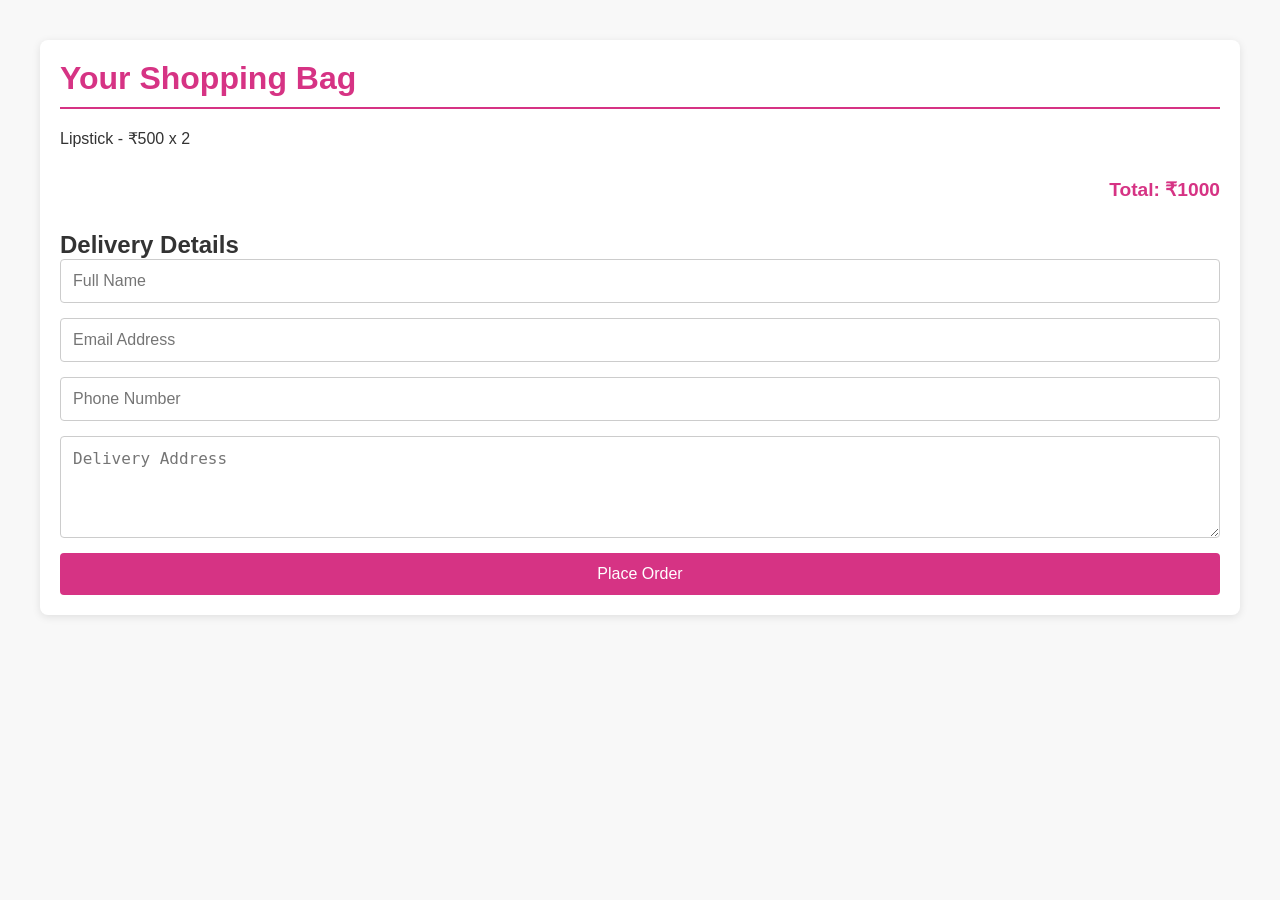
<file: cart - Copy.html>
<!DOCTYPE html>
<html lang="en">
<head>
  <meta charset="UTF-8" />
  <title>Nykaa Cart</title>
  <link rel="stylesheet" href="cart.css" />
</head>
<body>
  <div class="cart-container">
    <h1>Your Shopping Bag</h1>
    <div class="cart-items" id="cart-items">
      <!-- Cart items will be dynamically inserted here -->
      <div id="empty-cart-message" style="display: none;">Your cart is empty. Start shopping now!</div>
    </div>
    <div class="total" id="total">Total: ₹0</div>

    <h2>Delivery Details</h2>
    <form id="order-form">
      <input type="text" id="name" placeholder="Full Name" required />
      <input type="email" id="email" placeholder="Email Address" required />
      <input type="tel" id="phone" placeholder="Phone Number" required />
      <textarea id="address" placeholder="Delivery Address" rows="4" required></textarea>
      <button type="submit">Place Order</button>
    </form>

    <div id="success-message" style="display: none;">Order placed successfully! Estimated delivery: 3-5 business days.</div>
  </div>

  <!-- Popup for Order Confirmation -->
  <div class="popup" id="order-popup">
    <div class="popup-content">
      <p>Your order has been placed successfully! Estimated delivery: 3-5 business days.</p>
      <button onclick="closePopup()">Close</button>
    </div>
  </div>

  <script>
    // Sample cart data for demonstration
    let cart = []; // This should come from your actual cart management logic

    // Function to update the cart UI
    function updateCartUI() {
      const cartItemsDiv = document.getElementById('cart-items');
      const emptyCartMessage = document.getElementById('empty-cart-message');
      const totalDiv = document.getElementById('total');

      // Clear previous content
      cartItemsDiv.innerHTML = '';

      if (cart.length === 0) {
        // Show empty cart message
        emptyCartMessage.style.display = 'block';
        totalDiv.innerText = 'Total: ₹0';
      } else {
        // Hide empty cart message
        emptyCartMessage.style.display = 'none';

        // Add cart items to UI
        let totalPrice = 0;
        cart.forEach(item => {
          const itemDiv = document.createElement('div');
          itemDiv.innerText = `${item.name} - ₹${item.price} x ${item.quantity}`;
          cartItemsDiv.appendChild(itemDiv);
          totalPrice += item.price * item.quantity;
        });

        // Update total price
        totalDiv.innerText = `Total: ₹${totalPrice}`;
      }
    }

    // Place Order functionality
    const orderForm = document.getElementById('order-form');
    orderForm.addEventListener('submit', function (event) {
      event.preventDefault();
      // Show success message and popup
      document.getElementById('success-message').style.display = 'block';
      showPopup();
    });

    // Show Popup for order confirmation
    function showPopup() {
      const popup = document.getElementById('order-popup');
      popup.style.display = 'flex';
    }

    // Close Popup
    function closePopup() {
      const popup = document.getElementById('order-popup');
      popup.style.display = 'none';
    }

    // Initial cart update (simulate adding items)
    cart.push({ name: 'Lipstick', price: 500, quantity: 2 }); // Example item
    updateCartUI(); // Update UI with the current cart state
  </script>

  <script src="cart.js"></script>
</body>
</html>
</file>
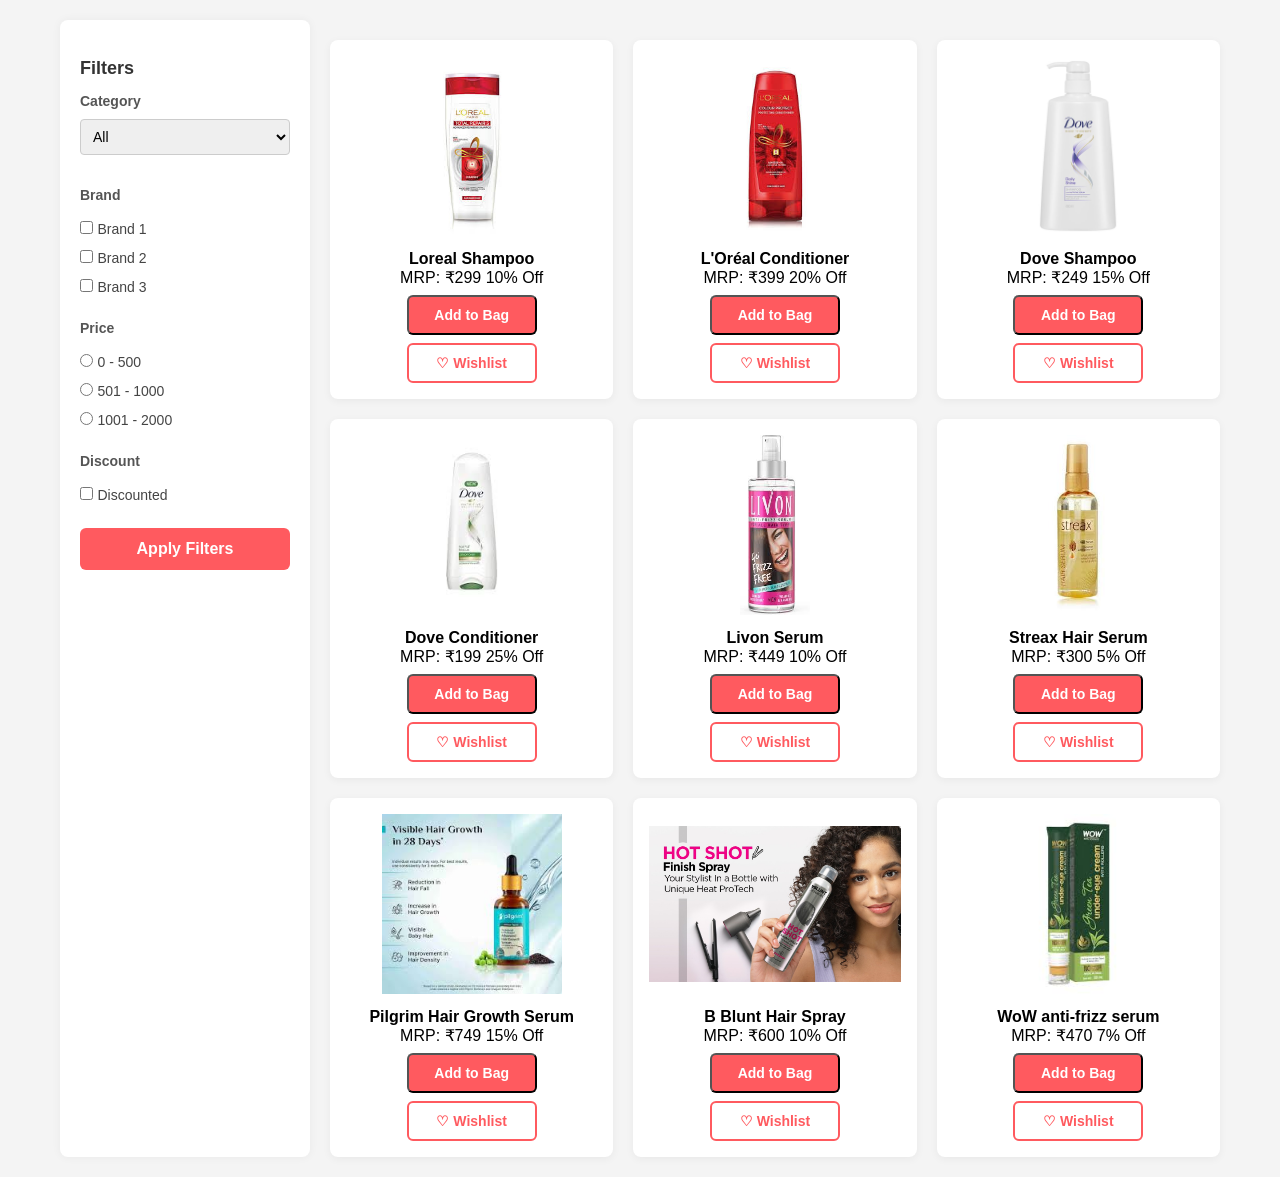
<file: hair - Copy.html>
<!DOCTYPE html>
<html lang="en">
<head>
  <meta charset="UTF-8" />
  <meta name="viewport" content="width=device-width, initial-scale=1.0"/>
  <title>Skin Products</title>
  <link rel="stylesheet" href="style2.css" />
</head>
<body>
  <div class="container">
    <div class="sidebar">
      <h3>Filters</h3>
      
      <!-- Category Filter -->
      <div class="filter-section">
        <p>Category</p>
        <select name="category" id="category">
          <option value="all">All</option>
          <option value="hairserum">Hair Serum</option>
          <option value="shampoo">Shampoo</option>
          <option value="conditioner">Conditioner</option>
          <option value="hair spray">Hair Spray</option>
        </select>
      </div>

      <!-- Brand Filter -->
      <div class="filter-section">
        <p>Brand</p>
        <input type="checkbox" id="brand1" name="brand" value="brand1">
        <label for="brand1">Brand 1</label><br>
        <input type="checkbox" id="brand2" name="brand" value="brand2">
        <label for="brand2">Brand 2</label><br>
        <input type="checkbox" id="brand3" name="brand" value="brand3">
        <label for="brand3">Brand 3</label><br>
      </div>

      <!-- Price Filter -->
      <div class="filter-section">
        <p>Price</p>
        <input type="radio" id="price1" name="price" value="0-500">
        <label for="price1">0 - 500</label><br>
        <input type="radio" id="price2" name="price" value="501-1000">
        <label for="price2">501 - 1000</label><br>
        <input type="radio" id="price3" name="price" value="1001-2000">
        <label for="price3">1001 - 2000</label><br>
      </div>

      <!-- Discount Filter -->
      <div class="filter-section">
        <p>Discount</p>
        <input type="checkbox" id="discount" name="discount" value="discount">
        <label for="discount">Discounted</label><br>
      </div>

      <!-- Apply Button -->
      <button id="applyFilters">Apply Filters</button>
    </div>

    <div class="products">
      <!-- Example Skin Products -->
      <div class="product-card" data-name="Loreal Shampoo" data-price="299">
        <img src="./images/loreals.jpeg" alt="Product 1">
        <div class="product-name">Loreal Shampoo</div>
        <div class="price">MRP: ₹299 <span class="discount">10% Off</span></div>
        <button class="add-to-bag">Add to Bag</button>
        <button class="add-to-wishlist">♡ Wishlist</button>
      </div>

      <div class="product-card" data-name="L'Oréal Conditioner" data-price="399">
        <img src="./images/lorealc.jpeg" alt="Product 2">
        <div class="product-name">L'Oréal Conditioner</div>
        <div class="price">MRP: ₹399 <span class="discount">20% Off</span></div>
        <button class="add-to-bag">Add to Bag</button>
        <button class="add-to-wishlist">♡ Wishlist</button>
      </div>

      <div class="product-card" data-name="Dove Shampoo" data-price="249">
        <img src="./images/doves.jpg" alt="Product 3">
        <div class="product-name">Dove Shampoo</div>
        <div class="price">MRP: ₹249 <span class="discount">15% Off</span></div>
        <button class="add-to-bag">Add to Bag</button>
        <button class="add-to-wishlist">♡ Wishlist</button>
      </div>

      <div class="product-card" data-name="Dove Conditioner" data-price="199">
        <img src="./images/dovec.jpeg" alt="Product 4">
        <div class="product-name">Dove Conditioner</div>
        <div class="price">MRP: ₹199 <span class="discount">25% Off</span></div>
        <button class="add-to-bag">Add to Bag</button>
        <button class="add-to-wishlist">♡ Wishlist</button>
      </div>

      <div class="product-card" data-name="Livon Serum" data-price="449">
        <img src="./images/livon.jpeg" alt="Product 5">
        <div class="product-name">Livon Serum</div>
        <div class="price">MRP: ₹449 <span class="discount">10% Off</span></div>
        <button class="add-to-bag">Add to Bag</button>
        <button class="add-to-wishlist">♡ Wishlist</button>
      </div>

      <div class="product-card" data-name="Streax Hair Serum" data-price="300">
        <img src="./images/streax.jpeg" alt="Product 6">
        <div class="product-name">Streax Hair Serum</div>
        <div class="price">MRP: ₹300 <span class="discount">5% Off</span></div>
        <button class="add-to-bag">Add to Bag</button>
        <button class="add-to-wishlist">♡ Wishlist</button>
      </div>

      <div class="product-card" data-name="Pilgrim Hair Growth Serum" data-price="749">
        <img src="./images/pilgrim.jpeg" alt="Product 7">
        <div class="product-name">Pilgrim Hair Growth Serum</div>
        <div class="price">MRP: ₹749 <span class="discount">15% Off</span></div>
        <button class="add-to-bag">Add to Bag</button>
        <button class="add-to-wishlist">♡ Wishlist</button>
      </div>

      <div class="product-card" data-name="B Blunt Hair Spray" data-price="600">
        <img src="./images/bblunt.jpg" alt="Product 8">
        <div class="product-name">B Blunt Hair Spray</div>
        <div class="price">MRP: ₹600 <span class="discount">10% Off</span></div>
        <button class="add-to-bag">Add to Bag</button>
        <button class="add-to-wishlist">♡ Wishlist</button>
      </div>

      <div class="product-card" data-name="WoW anti-frizz serum" data-price="470">
        <img src="./images/wow.jpeg" alt="Product 9">
        <div class="product-name">WoW anti-frizz serum</div>
        <div class="price">MRP: ₹470 <span class="discount">7% Off</span></div>
        <button class="add-to-bag">Add to Bag</button>
        <button class="add-to-wishlist">♡ Wishlist</button>
      </div>
    </div>
  </div>

  <script>
    const cart = [];
    const wishlist = [];

    document.querySelectorAll('.add-to-bag').forEach(button => {
      button.addEventListener('click', function () {
        const card = this.closest('.product-card');
        const name = card.dataset.name;
        const price = card.dataset.price;

        cart.push({ name, price });
        alert(`${name} added to cart!`);
        console.log("Cart:", cart);
      });
    });

    document.querySelectorAll('.add-to-wishlist').forEach(button => {
      button.addEventListener('click', function () {
        const card = this.closest('.product-card');
        const name = card.dataset.name;
        const price = card.dataset.price;

        wishlist.push({ name, price });
        alert(`${name} added to wishlist!`);
        console.log("Wishlist:", wishlist);
      });
    });
  </script>
</body>
</html>
</file>
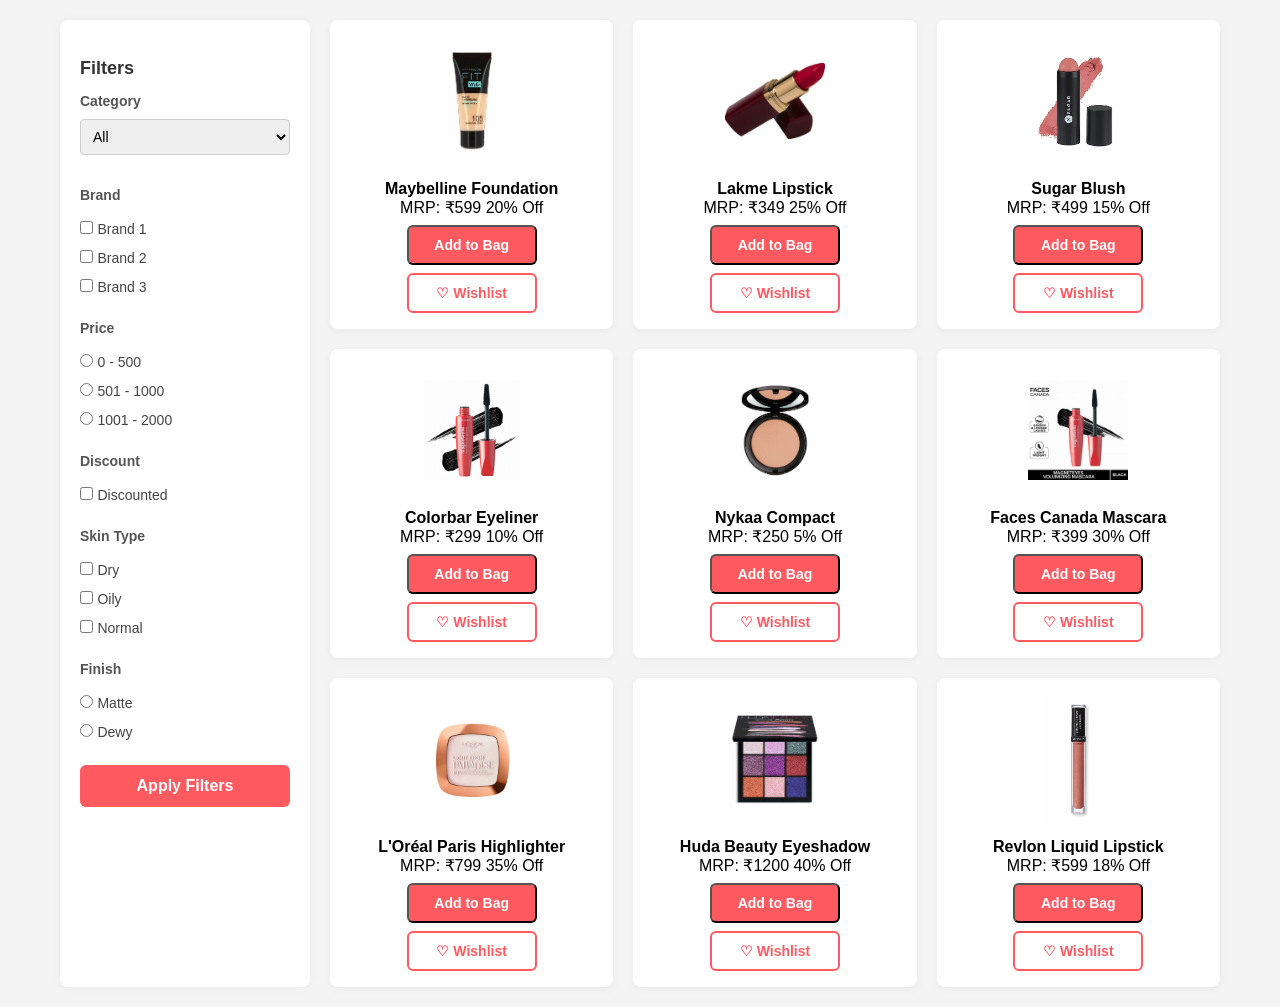
<file: makeup.html>
<!DOCTYPE html>
<html lang="en">
<head>
  <meta charset="UTF-8" />
  <meta name="viewport" content="width=device-width, initial-scale=1.0"/>
  <title>Makeup Products</title>
  <link rel="stylesheet" href="style1.css" />
</head>
<body>
  <div class="container">
    <div class="sidebar">
      <h3>Filters</h3>
      
      <!-- Category Filter -->
      <div class="filter-section">
        <p>Category</p>
        <select name="category" id="category">
          <option value="all">All</option>
          <option value="lipstick">Lipstick</option>
          <option value="foundation">Foundation</option>
          <option value="mascara">Mascara</option>
        </select>
      </div>

      <!-- Brand Filter -->
      <div class="filter-section">
        <p>Brand</p>
        <input type="checkbox" id="brand1" name="brand" value="brand1">
        <label for="brand1">Brand 1</label><br>
        <input type="checkbox" id="brand2" name="brand" value="brand2">
        <label for="brand2">Brand 2</label><br>
        <input type="checkbox" id="brand3" name="brand" value="brand3">
        <label for="brand3">Brand 3</label><br>
      </div>

      <!-- Price Filter -->
      <div class="filter-section">
        <p>Price</p>
        <input type="radio" id="price1" name="price" value="0-500">
        <label for="price1">0 - 500</label><br>
        <input type="radio" id="price2" name="price" value="501-1000">
        <label for="price2">501 - 1000</label><br>
        <input type="radio" id="price3" name="price" value="1001-2000">
        <label for="price3">1001 - 2000</label><br>
      </div>

      <!-- Discount Filter -->
      <div class="filter-section">
        <p>Discount</p>
        <input type="checkbox" id="discount" name="discount" value="discount">
        <label for="discount">Discounted</label><br>
      </div>

      <!-- Skin Type Filter -->
      <div class="filter-section">
        <p>Skin Type</p>
        <input type="checkbox" id="skinDry" name="skinType" value="dry">
        <label for="skinDry">Dry</label><br>
        <input type="checkbox" id="skinOily" name="skinType" value="oily">
        <label for="skinOily">Oily</label><br>
        <input type="checkbox" id="skinNormal" name="skinType" value="normal">
        <label for="skinNormal">Normal</label><br>
      </div>

      <!-- Finish Filter -->
      <div class="filter-section">
        <p>Finish</p>
        <input type="radio" id="finishMatte" name="finish" value="matte">
        <label for="finishMatte">Matte</label><br>
        <input type="radio" id="finishDewy" name="finish" value="dewy">
        <label for="finishDewy">Dewy</label><br>
      </div>

      <!-- Apply Button -->
      <button id="applyFilters">Apply Filters</button>
    </div>

    

  <script>
    // JavaScript for handling filter application
    document.getElementById('applyFilters').addEventListener('click', function() {
      const category = document.getElementById('category').value;
      const brands = Array.from(document.querySelectorAll('input[name="brand"]:checked')).map(input => input.value);
      const price = Array.from(document.querySelectorAll('input[name="price"]:checked')).map(input => input.value);
      const discount = document.getElementById('discount').checked;
      const skinTypes = Array.from(document.querySelectorAll('input[name="skinType"]:checked')).map(input => input.value);
      const finishes = Array.from(document.querySelectorAll('input[name="finish"]:checked')).map(input => input.value);
      
      console.log('Filters applied:', { category, brands, price, discount, skinTypes, finishes });
      // Here you can filter the product cards based on the selected filters
    });
  </script>

    <div class="products">
      <div class="product-card">
        <img src="./images/mf.jpeg" alt="Product 1">
        <div class="product-name">Maybelline Foundation</div>
        <div class="price">MRP: ₹599 <span class="discount">20% Off</span></div>
        <button class="add-to-bag">Add to Bag</button>
        <button class="add-to-wishlist">♡ Wishlist</button>
      </div>

      <div class="product-card">
        <img src="./images/lipdtick.jpeg" alt="Product 2">
        <div class="product-name">Lakme Lipstick</div>
        <div class="price">MRP: ₹349 <span class="discount">25% Off</span></div>
        <button class="add-to-bag">Add to Bag</button>
        <button class="add-to-wishlist">♡ Wishlist</button>
      </div>

      <div class="product-card">
        <img src="./images/blush.jpg" alt="Product 3">
        <div class="product-name">Sugar Blush</div>
        <div class="price">MRP: ₹499 <span class="discount">15% Off</span></div>
        <button class="add-to-bag">Add to Bag</button>
        <button class="add-to-wishlist">♡ Wishlist</button>
      </div>

      <div class="product-card">
        <img src="./images/eyeliner.jpeg" alt="Product 4">
        <div class="product-name">Colorbar Eyeliner</div>
        <div class="price">MRP: ₹299 <span class="discount">10% Off</span></div>
        <button class="add-to-bag">Add to Bag</button>
        <button class="add-to-wishlist">♡ Wishlist</button>
      </div>

      <div class="product-card">
        <img src="./images/powder.jpeg" alt="Product 5">
        <div class="product-name">Nykaa Compact</div>
        <div class="price">MRP: ₹250 <span class="discount">5% Off</span></div>
        <button class="add-to-bag">Add to Bag</button>
        <button class="add-to-wishlist">♡ Wishlist</button>
      </div>

      <div class="product-card">
        <img src="./images/mascara.jpeg" alt="Product 6">
        <div class="product-name">Faces Canada Mascara</div>
        <div class="price">MRP: ₹399 <span class="discount">30% Off</span></div>
        <button class="add-to-bag">Add to Bag</button>
        <button class="add-to-wishlist">♡ Wishlist</button>
      </div>

      <div class="product-card">
        <img src="./images/lorea;.png" alt="Product 7">
        <div class="product-name">L'Oréal Paris Highlighter</div>
        <div class="price">MRP: ₹799 <span class="discount">35% Off</span></div>
        <button class="add-to-bag">Add to Bag</button>
        <button class="add-to-wishlist">♡ Wishlist</button>
      </div>

      <div class="product-card">
        <img src="./images/eyeshadow.jpeg" alt="Product 8">
        <div class="product-name">Huda Beauty Eyeshadow</div>
        <div class="price">MRP: ₹1200 <span class="discount">40% Off</span></div>
         <button class="add-to-bag">Add to Bag</button>
        <button class="add-to-wishlist">♡ Wishlist</button>
      </div>

      <div class="product-card">
        <img src="./images/revlon.jpeg" alt="Product 9">
        <div class="product-name">Revlon Liquid Lipstick</div>
        <div class="price">MRP: ₹599 <span class="discount">18% Off</span></div>
        <button class="add-to-bag">Add to Bag</button>
        <button class="add-to-wishlist">♡ Wishlist</button>
      </div>
    </div>
  </div>
  <script>
    const cart = [];
    const wishlist = [];
  
    document.querySelectorAll('.add-to-bag').forEach(button => {
      button.addEventListener('click', function () {
        const card = this.closest('.product-card');
        const name = card.dataset.name;
        const price = card.dataset.price;
  
        cart.push({ name, price });
        alert(`${name} added to cart!`);
        console.log("Cart:", cart);
      });
    });
  
    document.querySelectorAll('.add-to-wishlist').forEach(button => {
      button.addEventListener('click', function () {
        const card = this.closest('.product-card');
        const name = card.dataset.name;
        const price = card.dataset.price;
  
        wishlist.push({ name, price });
        alert(`${name} added to wishlist!`);
        console.log("Wishlist:", wishlist);
      });
    });
  </script>
  <script>
    document.querySelectorAll('.add-to-bag').forEach(button => {
      button.addEventListener('click', function () {
        const card = this.closest('.product-card');
        const name = card.querySelector('.product-name').innerText;
        const priceText = card.querySelector('.price').innerText;
        const price = parseFloat(priceText.match(/₹(\d+)/)[1]);
  
        // Get existing cart or initialize new
        const cart = JSON.parse(localStorage.getItem('cart')) || [];
        cart.push({ name, price });
        localStorage.setItem('cart', JSON.stringify(cart));
  
        alert(`${name} added to cart!`);
      });
    });
  
    document.querySelectorAll('.add-to-wishlist').forEach(button => {
      button.addEventListener('click', function () {
        const card = this.closest('.product-card');
        const name = card.querySelector('.product-name').innerText;
        const priceText = card.querySelector('.price').innerText;
        const price = parseFloat(priceText.match(/₹(\d+)/)[1]);
  
        const wishlist = JSON.parse(localStorage.getItem('wishlist')) || [];
        wishlist.push({ name, price });
        localStorage.setItem('wishlist', JSON.stringify(wishlist));
  
        alert(`${name} added to wishlist!`);
      });
    });
  </script>
<script src="cart.js"></script>
  
</body>
</html>
</file>
<file: cart.css>
/* cart.css */

/* Reset and base styles */
* {
  box-sizing: border-box;
  margin: 0;
  padding: 0;
}

body {
  font-family: 'Segoe UI', Tahoma, Geneva, Verdana, sans-serif;
  background-color: #f8f8f8;
  color: #333;
}

/* Container */
.cart-container {
  max-width: 1200px;
  margin: 40px auto;
  padding: 20px;
  background-color: #fff;
  border-radius: 8px;
  box-shadow: 0 2px 8px rgba(0, 0, 0, 0.1);
}

/* Header */
.cart-container h1 {
  font-size: 2rem;
  margin-bottom: 20px;
  color: #d63384; /* Nykaa pink */
  border-bottom: 2px solid #d63384;
  padding-bottom: 10px;
}

/* Cart Items */
.cart-items {
  margin-bottom: 30px;
}

#empty-cart-message {
  font-size: 1.2rem;
  color: #777;
  text-align: center;
  padding: 20px;
  border: 2px dashed #d63384;
  border-radius: 5px;
  background-color: #f9f9f9;
}

.cart-item {
  display: flex;
  align-items: center;
  justify-content: space-between;
  padding: 15px 0;
  border-bottom: 1px solid #e0e0e0;
}

.cart-item img {
  width: 80px;
  height: 80px;
  object-fit: cover;
  border-radius: 4px;
  margin-right: 20px;
}

.cart-item-details {
  flex: 1;
  display: flex;
  flex-direction: column;
}

.cart-item-details h3 {
  font-size: 1.1rem;
  margin-bottom: 5px;
}

.cart-item-details p {
  font-size: 0.9rem;
  color: #666;
}

.cart-item-quantity {
  display: flex;
  align-items: center;
}

.cart-item-quantity button {
  background-color: #d63384;
  color: white;
  border: none;
  padding: 5px 10px;
  cursor: pointer;
}

.cart-item-quantity input {
  width: 50px;
  padding: 5px;
  text-align: center;
  margin: 0 10px;
}

.cart-item-price {
  font-size: 1rem;
  font-weight: bold;
  color: #333;
}

.cart-item button {
  background-color: #e74c3c;
  color: white;
  padding: 5px 10px;
  border: none;
  cursor: pointer;
  font-size: 0.9rem;
}

.cart-item button:hover {
  background-color: #c0392b;
}

/* Total */
.total {
  text-align: right;
  font-size: 1.2rem;
  font-weight: bold;
  margin-bottom: 30px;
  color: #d63384;
}

/* Form */
form {
  display: flex;
  flex-direction: column;
}

form input,
form textarea {
  padding: 12px;
  margin-bottom: 15px;
  border: 1px solid #ccc;
  border-radius: 4px;
  font-size: 1rem;
}

form textarea {
  resize: vertical;
}

form button {
  padding: 12px;
  background-color: #d63384;
  color: #fff;
  border: none;
  border-radius: 4px;
  font-size: 1rem;
  cursor: pointer;
  transition: background-color 0.3s ease;
}

form button:hover {
  background-color: #c2185b;
}

/* Success Message */
#success-message {
  margin-top: 20px;
  padding: 15px;
  background-color: #e0f7fa;
  color: #006064;
  border: 1px solid #b2ebf2;
  border-radius: 4px;
  display: none;
  text-align: center;
}

/* Popup for Order Confirmation */
.popup {
  display: none;
  position: fixed;
  top: 0;
  left: 0;
  width: 100%;
  height: 100%;
  background-color: rgba(0, 0, 0, 0.5);
  justify-content: center;
  align-items: center;
  color: white;
  font-size: 18px;
  text-align: center;
}

.popup .popup-content {
  background-color: #333;
  padding: 20px;
  border-radius: 5px;
  width: 80%;
  max-width: 400px;
}

.popup .popup-content button {
  margin-top: 10px;
  padding: 10px 20px;
  background-color: #f8d52e;
  color: #333;
  border: none;
  cursor: pointer;
}

/* Responsive Design */
@media (max-width: 768px) {
  .cart-item {
    flex-direction: column;
    align-items: flex-start;
  }

  .cart-item img {
    margin-bottom: 10px;
  }

  .total {
    text-align: left;
  }

  #empty-cart-message {
    font-size: 1rem;
  }
}
</file>
<file: style2.css>
* { 
    box-sizing: border-box;
}

body {
    margin: 0;
    font-family: Arial, sans-serif;
    background-color: #f4f4f4;
}

.container {
    display: flex;
    max-width: 1200px;
    margin: 0 auto;
    padding: 20px;
    gap: 20px;
    flex-wrap: wrap;
}

.sidebar {
    width: 250px;
    background-color: #fff;
    padding: 20px;
    border-radius: 8px;
    box-shadow: 0 0 10px rgba(0,0,0,0.05);
    flex-shrink: 0;
}

.sidebar h3 {
    margin-bottom: 12px;
    font-size: 18px;
    color: #333;
}

.filter-section {
    margin-bottom: 20px;
}

.filter-section p {
    font-size: 14px;
    color: #555;
    font-weight: bold;
    margin-bottom: 10px;
}

.filter-section select,
.filter-section input[type="checkbox"],
.filter-section input[type="radio"] {
    margin-right: 10px;
}

.filter-section select {
    width: 100%;
    padding: 8px;
    font-size: 14px;
    border: 1px solid #ccc;
    border-radius: 4px;
    margin-bottom: 12px;
}

.filter-section input[type="checkbox"],
.filter-section input[type="radio"] {
    margin: 8px 0;
}

.filter-section label {
    font-size: 14px;
    color: #444;
    cursor: pointer;
}

.filter-section input[type="checkbox"]:checked,
.filter-section input[type="radio"]:checked {
    background-color: #ff5a5f;
    border-color: #ff5a5f;
}

.filter-section input[type="checkbox"]:hover,
.filter-section input[type="radio"]:hover {
    background-color: #ff3337;
}

#applyFilters {
    width: 100%;
    background-color: #ff5a5f;
    color: #fff;
    font-size: 16px;
    font-weight: bold;
    padding: 12px;
    border: none;
    border-radius: 6px;
    cursor: pointer;
    transition: background-color 0.3s, transform 0.2s;
}

#applyFilters:hover {
    background-color: #ff3337;
    transform: translateY(-2px);
}

/* Products Section */
.products {
    flex: 1;
    display: grid;
    grid-template-columns: repeat(3, 1fr); /* 3 columns */
    gap: 20px;
    margin-top: 20px;
}

.product-card {
    background-color: #fff;
    border-radius: 8px;
    padding: 16px;
    text-align: center;
    box-shadow: 0 2px 8px rgba(0,0,0,0.05);
    transition: transform 0.2s ease;
}

.product-card:hover {
    transform: translateY(-5px);
}

.product-card img {
    width: 100%;
    height: 180px; /* Set a fixed height for the images */
    object-fit: contain; /* This will ensure the images don't get stretched or distorted */
}

.product-name {
    margin-top: 10px;
    font-size: 16px;
    font-weight: bold;
}

.product-price {
    font-size: 14px;
    color: #888;
    margin: 10px 0;
}

/* Shared button styles */
.product-card button {
    width: 130px;
    height: 40px; /* Force same height */
    font-size: 14px;
    font-weight: bold;
    border-radius: 6px;
    cursor: pointer;
    margin: 8px 4px 0 4px;
    text-align: center;
    transition: background-color 0.3s, color 0.3s, transform 0
}
.add-to-bag {
    background-color: #ff5a5f;
    color: #fff;
}

.add-to-bag:hover {
    background-color: #ff3337;
    transform: translateY(-2px);
}

/* Wishlist Button */
.add-to-wishlist {
    background-color: #fff;
    color: #ff5a5f;
    border: 2px solid #ff5a5f;
}

.add-to-wishlist:hover {
    background-color: #ffe6e7;
    color: #ff3337;
    transform: translateY(-2px);
}
</file>
<file: style1.css>
* { 
    box-sizing: border-box;
}

body {
    margin: 0;
    font-family: Arial, sans-serif;
    background-color: #f4f4f4;
}

.container {
    display: flex;
    max-width: 1200px;
    margin: 0 auto;
    padding: 20px;
    gap: 20px;
    flex-wrap: wrap;
}

.sidebar {
    width: 250px;
    background-color: #fff;
    padding: 20px;
    border-radius: 8px;
    box-shadow: 0 0 10px rgba(0,0,0,0.05);
    flex-shrink: 0;
}

.sidebar h3 {
    margin-bottom: 12px;
    font-size: 18px;
    color: #333;
}

.filter-section {
    margin-bottom: 20px;
}

.filter-section p {
    font-size: 14px;
    color: #555;
    font-weight: bold;
    margin-bottom: 10px;
}

.filter-section select,
.filter-section input[type="checkbox"],
.filter-section input[type="radio"] {
    margin-right: 10px;
}

.filter-section select {
    width: 100%;
    padding: 8px;
    font-size: 14px;
    border: 1px solid #ccc;
    border-radius: 4px;
    margin-bottom: 12px;
}

.filter-section input[type="checkbox"],
.filter-section input[type="radio"] {
    margin: 8px 0;
}

.filter-section label {
    font-size: 14px;
    color: #444;
    cursor: pointer;
}

.filter-section input[type="checkbox"]:checked,
.filter-section input[type="radio"]:checked {
    background-color: #ff5a5f;
    border-color: #ff5a5f;
}

.filter-section input[type="checkbox"]:hover,
.filter-section input[type="radio"]:hover {
    background-color: #ff3337;
}

#applyFilters {
    width: 100%;
    background-color: #ff5a5f;
    color: #fff;
    font-size: 16px;
    font-weight: bold;
    padding: 12px;
    border: none;
    border-radius: 6px;
    cursor: pointer;
    transition: background-color 0.3s, transform 0.2s;
}

#applyFilters:hover {
    background-color: #ff3337;
    transform: translateY(-2px);
}

/* Products Section */
.products {
    flex: 1;
    display: grid;
    grid-template-columns: repeat(3, 1fr); /* 3 columns */
    gap: 20px;
}

.product-card {
    background-color: #fff;
    border-radius: 8px;
    padding: 16px;
    text-align: center;
    box-shadow: 0 2px 8px rgba(0,0,0,0.05);
    transition: transform 0.2s ease;
}

.product-card:hover {
    transform: translateY(-5px);
}

.product-card img {
    width: 100px;
    height: 130px;
    object-fit: contain;
}

.product-name {
    margin-top: 10px;
    font-size: 16px;
    font-weight: bold;
}

.product-price {
    font-size: 14px;
    color: #888;
    margin: 10px 0;
}

/* Shared button styles */
.product-card button {
    width: 130px;
    height: 40px; /* Force same height */
    font-size: 14px;
    font-weight: bold;
    border-radius: 6px;
    cursor: pointer;
    margin: 8px 4px 0 4px;
    text-align: center;
    transition: background-color 0.3s, color 0.3s, transform 0
}
.add-to-bag {
    background-color: #ff5a5f;
    color: #fff;
}

.add-to-bag:hover {
    background-color: #ff3337;
    transform: translateY(-2px);
}

/* Wishlist Button */
.add-to-wishlist {
    background-color: #fff;
    color: #ff5a5f;
    border: 2px solid #ff5a5f;
}

.add-to-wishlist:hover {
    background-color: #ffe6e7;
    color: #ff3337;
    transform: translateY(-2px);
}
</file>
